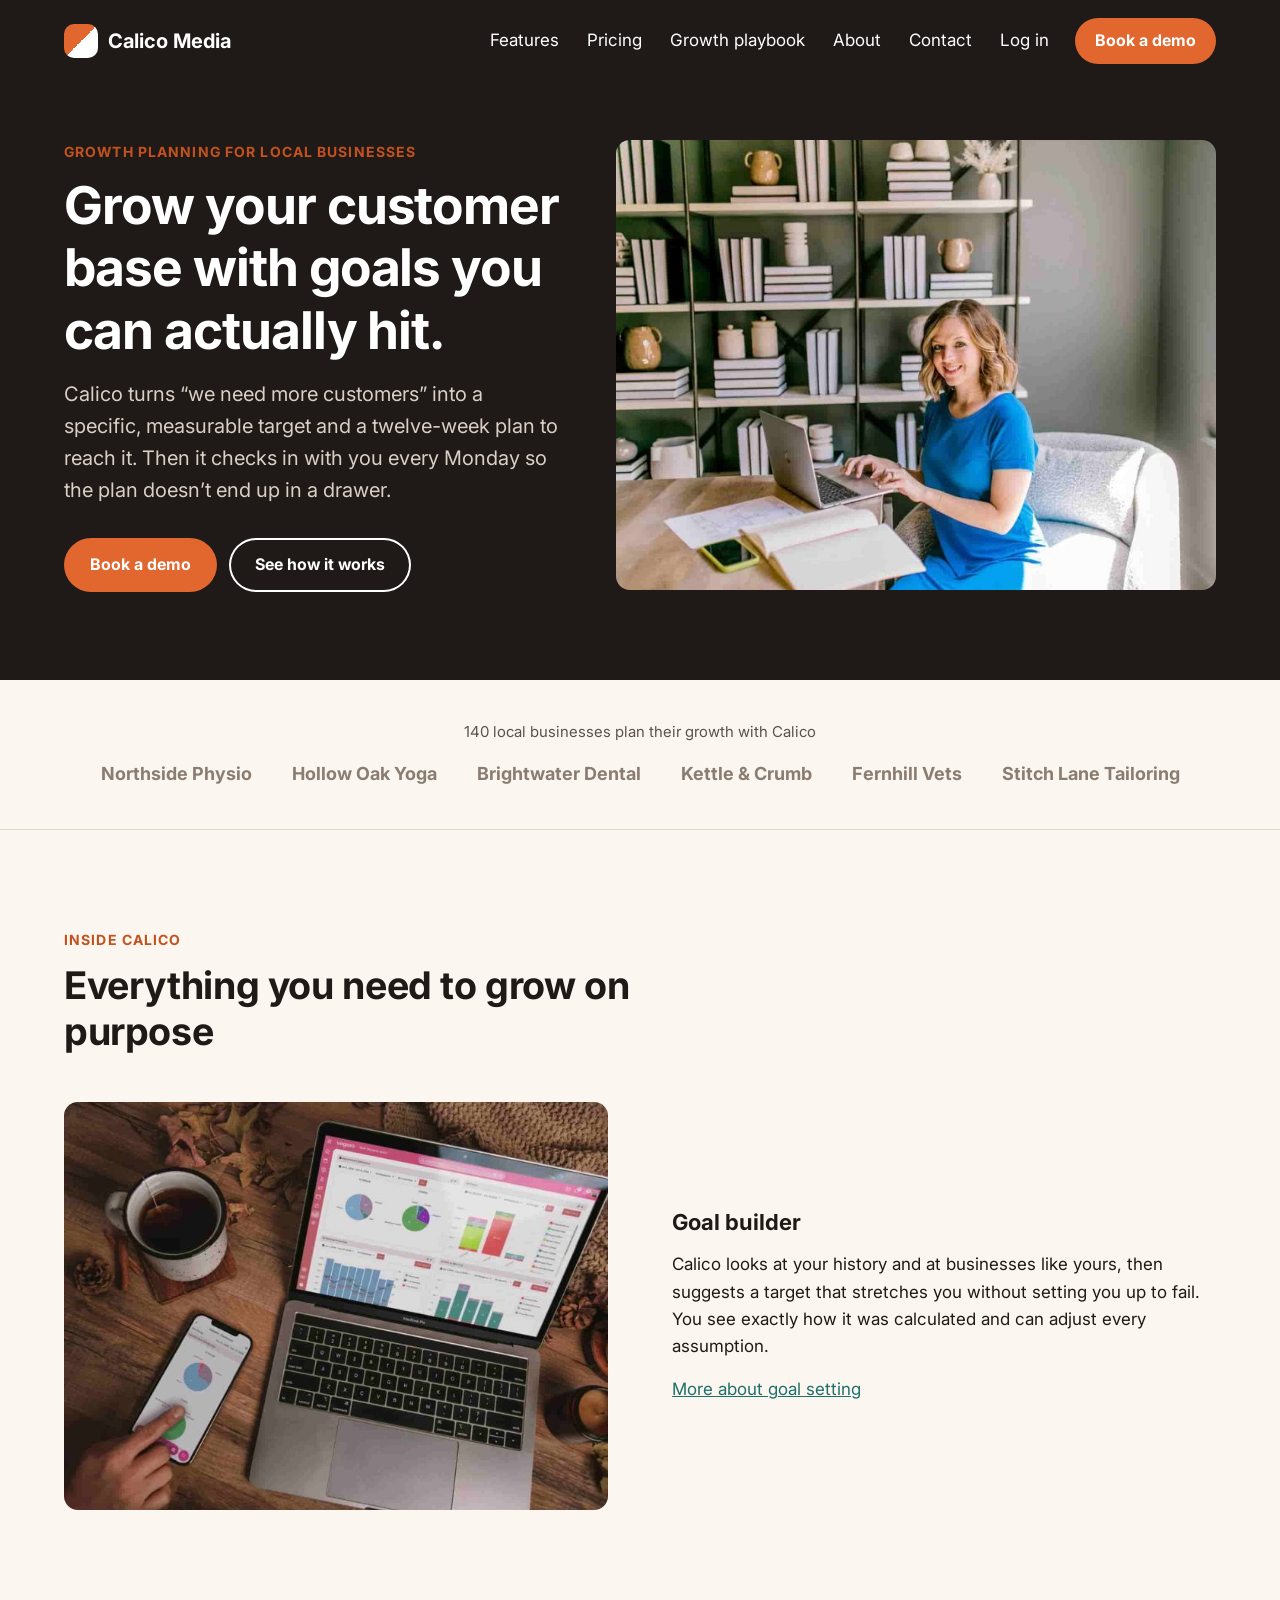
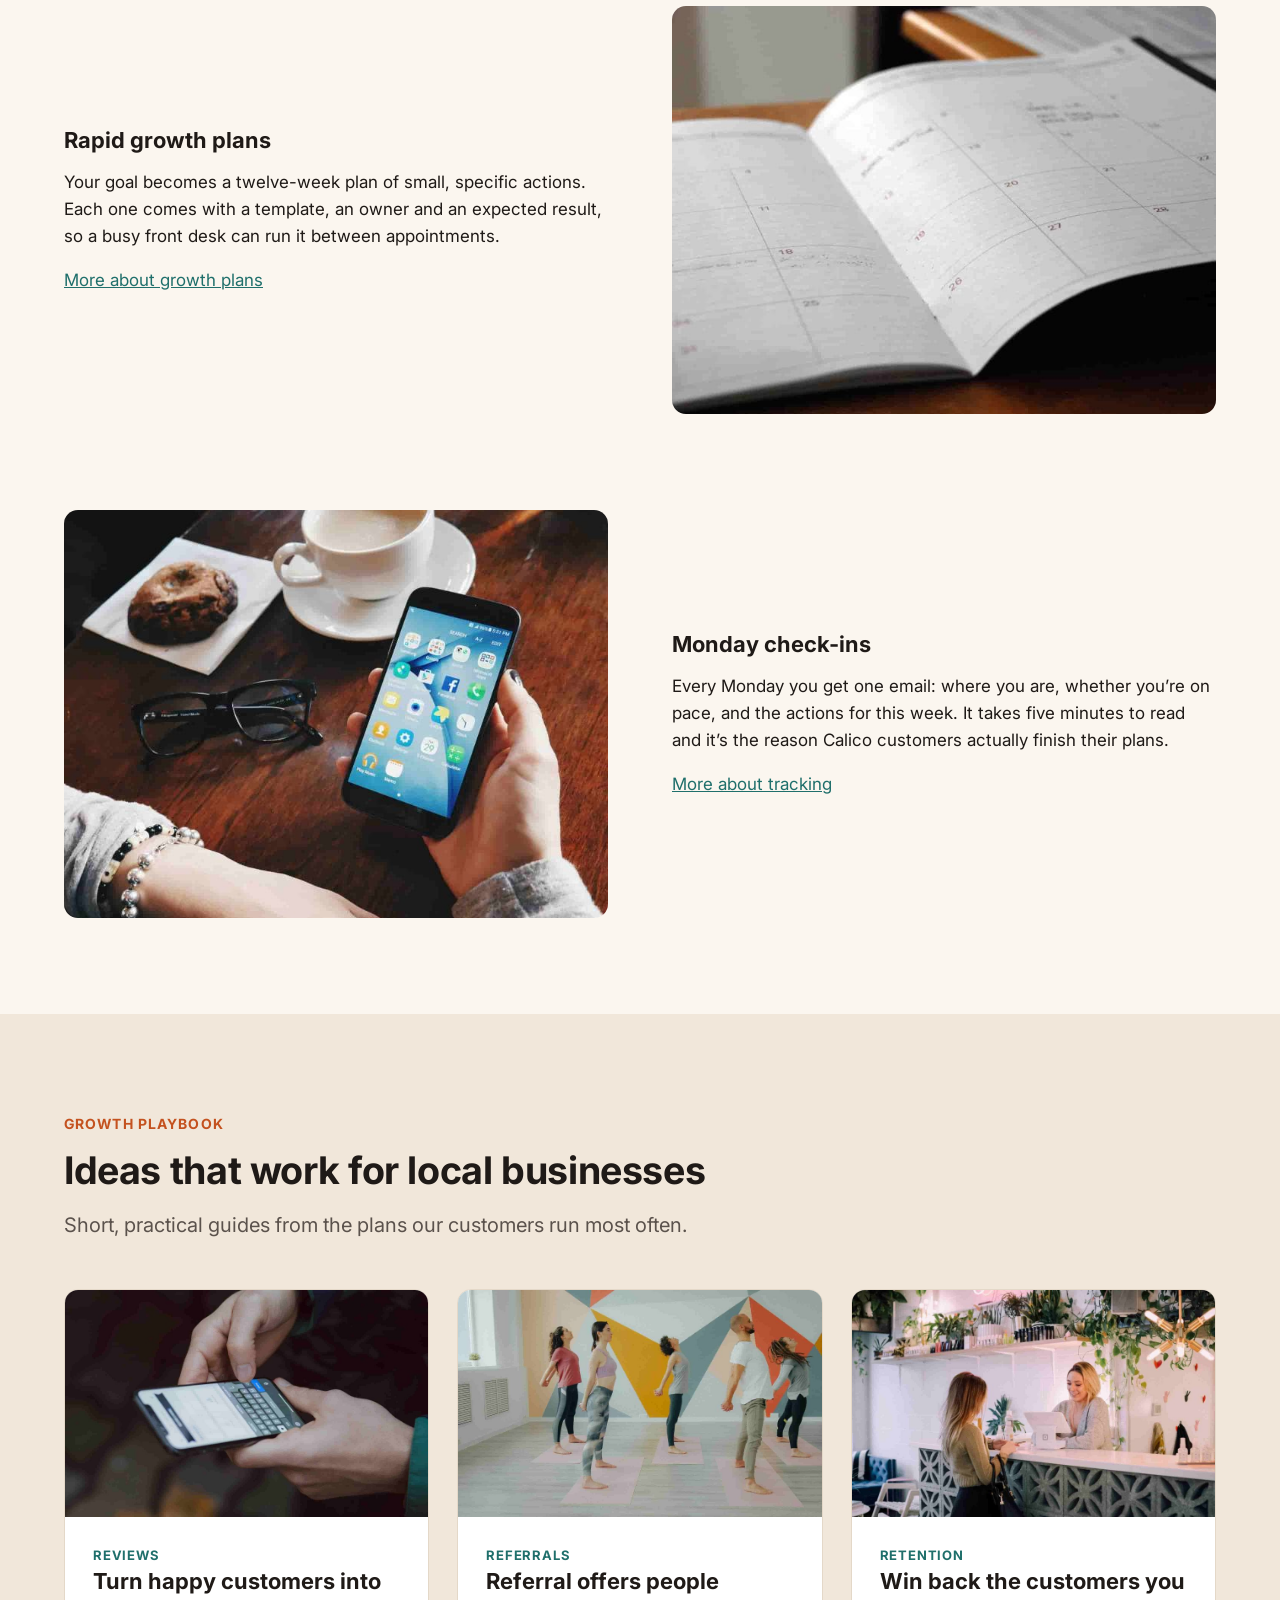
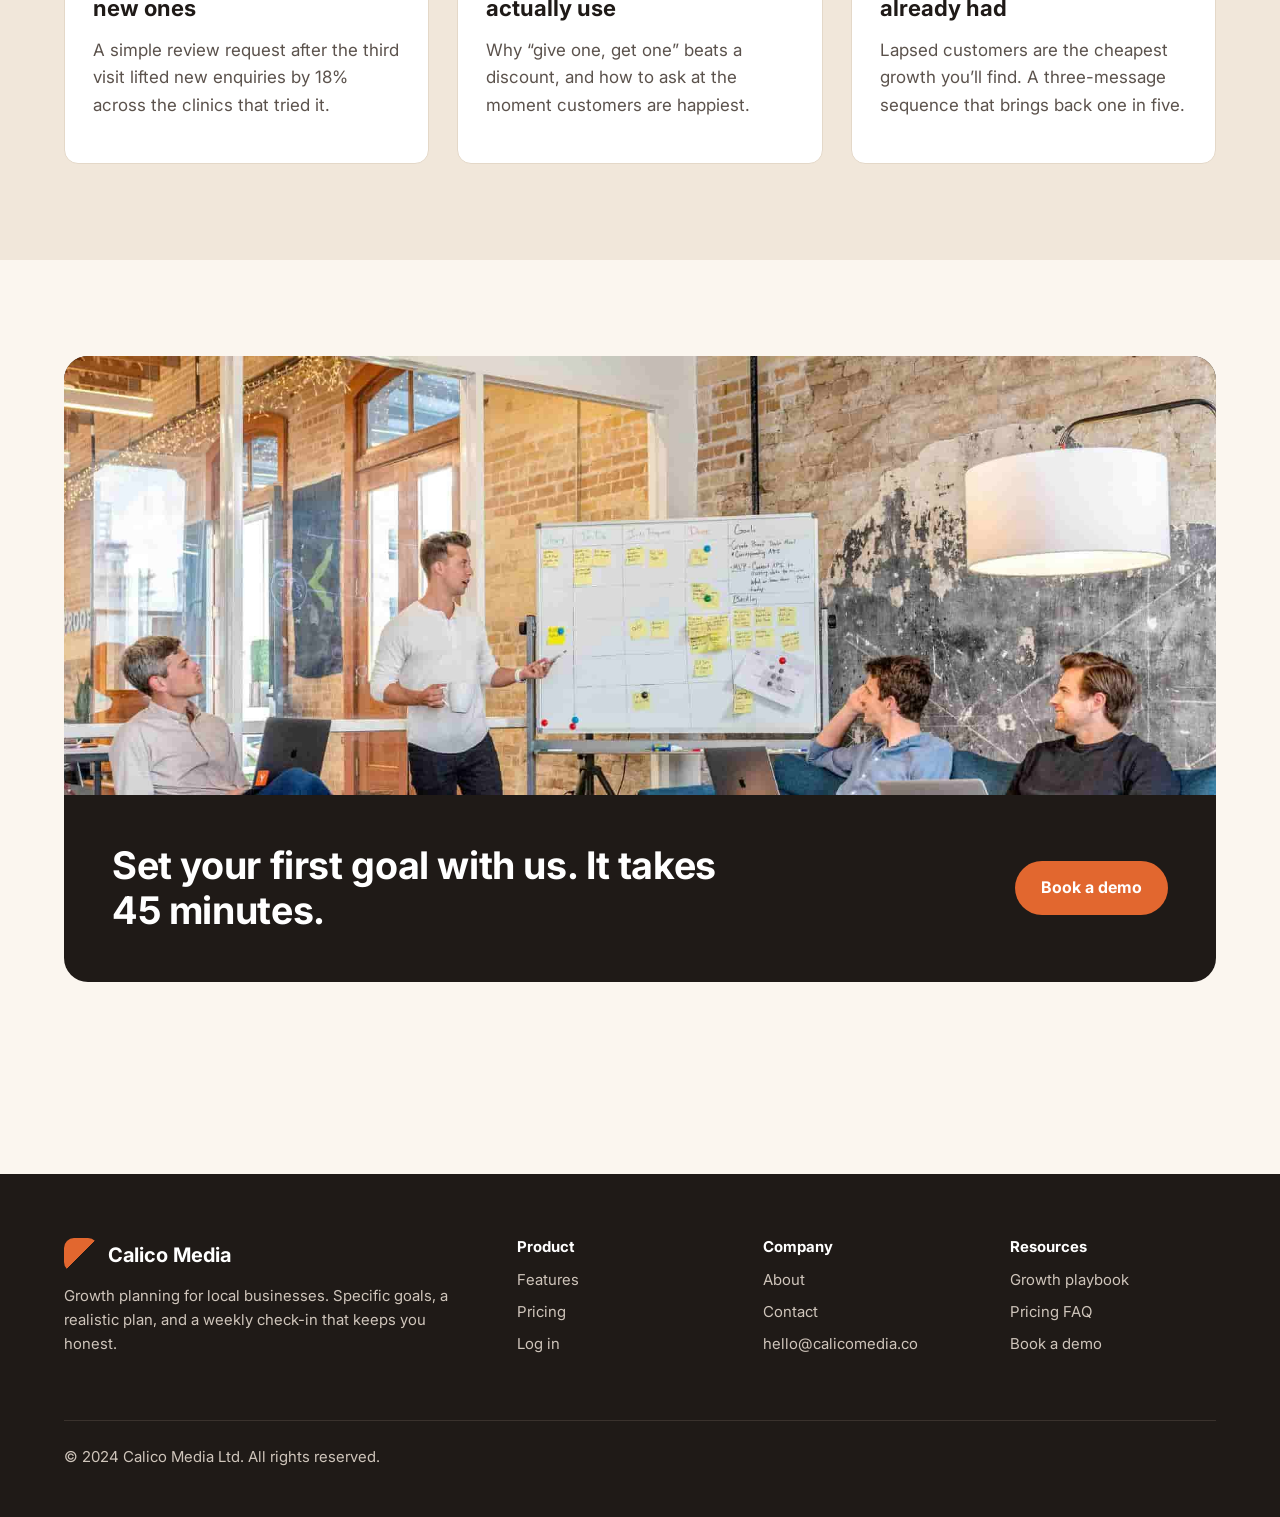
<file: public/index.html>
<!DOCTYPE html>
<html lang="en">
<head>
  <meta charset="utf-8">
  <meta name="viewport" content="width=device-width, initial-scale=1">
  <title>Calico Media | Growth planning for local businesses</title>
  <meta name="description" content="Calico helps local businesses grow their customer base with specific, measurable, realistic goals and a rapid growth plan you can run every week.">
  <link rel="stylesheet" href="css/styles.css">
</head>
<body>
  <header class="site-header site-header--home">
    <div class="container">
      <a class="logo" href="index.html"><span class="logo-mark"></span>Calico Media</a>
      <nav aria-label="Main">
        <ul class="nav-links">
          <li><a href="features.html">Features</a></li>
          <li><a href="pricing.html">Pricing</a></li>
          <li><a href="#playbook">Growth playbook</a></li>
          <li><a href="about.html">About</a></li>
          <li><a href="contact.html">Contact</a></li>
          <li><a href="https://app.calicomedia.co/login">Log in</a></li>
          <li><a class="btn" href="contact.html">Book a demo</a></li>
        </ul>
      </nav>
    </div>
  </header>

  <main>
    <section class="hero">
      <div class="container hero-inner">
        <div class="hero-text">
          <span class="eyebrow">Growth planning for local businesses</span>
          <h1>Grow your customer base with goals you can actually hit.</h1>
          <p class="lead">Calico turns &ldquo;we need more customers&rdquo; into a specific, measurable target and a twelve-week plan to reach it. Then it checks in with you every Monday so the plan doesn&rsquo;t end up in a drawer.</p>
          <div class="hero-actions">
            <a class="btn" href="contact.html">Book a demo</a>
            <a class="btn btn--ghost" href="features.html">See how it works</a>
          </div>
        </div>
        <div class="hero-media">
          <img class="hero-image" 
          src="images/hero-weekly-plan-1430.jpg"
          srcset="
          images/hero-weekly-plan-1430.jpg 1430w,
          images/hero-weekly-plan-715.jpg 715w
          " 
          sizes="(max-width: 768px) 100vw, 600px"
          alt="A business owner at her desk with a laptop and an open planner">
        </div>
      </div>
    </section>

    <section class="trust">
      <div class="container">
        <p>140 local businesses plan their growth with Calico</p>
        <ul class="trust-list">
          <li>Northside Physio</li>
          <li>Hollow Oak Yoga</li>
          <li>Brightwater Dental</li>
          <li>Kettle &amp; Crumb</li>
          <li>Fernhill Vets</li>
          <li>Stitch Lane Tailoring</li>
        </ul>
      </div>
    </section>

    <section class="section">
      <div class="container">
        <div class="section-intro">
          <span class="eyebrow">Inside Calico</span>
          <h2>Everything you need to grow on purpose</h2>
        </div>

        <div class="feature-row">
          <div class="feature-media">
            <img 
            src="images/feature-goal-builder-1720.jpg"
            srcset="
            images/feature-goal-builder-1430.jpg 1430w, 
            images/feature-goal-builder-715.jpg 715w
            " 
            sizes="(max-width: 768px) 100vw, 568px"
            alt="Growth charts on a laptop and phone beside a cup of tea" loading="lazy">
          </div>
          <div>
            <h3>Goal builder</h3>
            <p>Calico looks at your history and at businesses like yours, then suggests a target that stretches you without setting you up to fail. You see exactly how it was calculated and can adjust every assumption.</p>
            <a href="features.html">More about goal setting</a>
          </div>
        </div>

        <div class="feature-row feature-row--reverse">
          <div class="feature-media">
            <img 
            src="images/feature-growth-plan-1430.jpg"
            srcset="
            images/feature-growth-plan-1430.jpg 1430w, 
            images/feature-growth-plan-715.jpg 715w
            " 
            sizes="(max-width: 768px) 100vw, 568px"
            alt="An open planner showing the weeks ahead" loading="lazy">
          </div>
          <div>
            <h3>Rapid growth plans</h3>
            <p>Your goal becomes a twelve-week plan of small, specific actions. Each one comes with a template, an owner and an expected result, so a busy front desk can run it between appointments.</p>
            <a href="features.html">More about growth plans</a>
          </div>
        </div>

        <div class="feature-row">
          <div class="feature-media">
            <img 
            src="images/feature-monday-checkin-1430.jpg"
            srcset="
            images/feature-monday-checkin-1430.jpg 1430w, 
            images/feature-monday-checkin-715.jpg 715w
            " 
            sizes="(max-width: 768px) 100vw, 568px"
            alt="Checking a phone over coffee on a Monday morning" loading="lazy">
          </div>
          <div>
            <h3>Monday check-ins</h3>
            <p>Every Monday you get one email: where you are, whether you&rsquo;re on pace, and the actions for this week. It takes five minutes to read and it&rsquo;s the reason Calico customers actually finish their plans.</p>
            <a href="features.html">More about tracking</a>
          </div>
        </div>
      </div>
    </section>

    <section class="section section--sand" id="playbook">
      <div class="container">
        <div class="section-intro">
          <span class="eyebrow">Growth playbook</span>
          <h2>Ideas that work for local businesses</h2>
          <p class="lead">Short, practical guides from the plans our customers run most often.</p>
        </div>
        <div class="playbook-grid">
          <article class="card">
            <img 
            src="images/playbook-reviews-1728.jpg"
            srcset="
            images/playbook-reviews-1728.jpg 1728w,
            images/playbook-reviews-864.jpg 864w
            " 
            sizes="
              (max-width: 690px) 100vw,
              (max-width: 768px) 568px, 381.3px
              "
            alt="A customer typing a review on their phone" loading="lazy">
            <div class="card-body">
              <span class="card-tag">Reviews</span>
              <h3>Turn happy customers into new ones</h3>
              <p>A simple review request after the third visit lifted new enquiries by 18% across the clinics that tried it.</p>
            </div>
          </article>
          <article class="card">
            <img 
            src="images/playbook-referrals-1720.jpg"
            srcset="
            images/playbook-referrals-1720.jpg 1720w,
            images/playbook-referrals-860.jpg 860w
            " 
            sizes="
            (max-width: 690px) 100vw,
            (max-width: 768px) 568px, 381.3px
            "
            alt="A group class stretching together in a yoga studio" loading="lazy">
            <div class="card-body">
              <span class="card-tag">Referrals</span>
              <h3>Referral offers people actually use</h3>
              <p>Why &ldquo;give one, get one&rdquo; beats a discount, and how to ask at the moment customers are happiest.</p>
            </div>
          </article>
          <article class="card">
            <img 
            src="images/playbook-rebooking-1728.jpg"
            srcset="
            images/playbook-rebooking-1728.jpg 1728w,
            images/playbook-rebooking-864.jpg 864w
            " 
            sizes="
            (max-width: 690px) 100vw,
            (max-width 768px) 568px, 381.3px
            "
            alt="A customer at the front desk booking her next visit" loading="lazy">
            <div class="card-body">
              <span class="card-tag">Retention</span>
              <h3>Win back the customers you already had</h3>
              <p>Lapsed customers are the cheapest growth you&rsquo;ll find. A three-message sequence that brings back one in five.</p>
            </div>
          </article>
        </div>
      </div>
    </section>

    <section class="section">
      <div class="container">
        <div class="cta-band">
          <img 
          src="images/team-workshop-1920.jpg"
          srcset="
          images/team-workshop-1920.jpg 1920w, 
          images/team-workshop-960.jpg 960w
          " 
          sizes="100vw"
          alt="The Calico Media team planning around a whiteboard" loading="lazy">
          <div class="cta-body">
            <h2>Set your first goal with us. It takes 45 minutes.</h2>
            <a class="btn" href="contact.html">Book a demo</a>
          </div>
        </div>
      </div>
    </section>
  </main>

  <footer class="site-footer">
    <div class="container">
      <div class="footer-grid">
        <div>
          <a class="logo" href="index.html"><span class="logo-mark"></span>Calico Media</a>
          <p>Growth planning for local businesses. Specific goals, a realistic plan, and a weekly check-in that keeps you honest.</p>
        </div>
        <div>
          <h4>Product</h4>
          <ul>
            <li><a href="features.html">Features</a></li>
            <li><a href="pricing.html">Pricing</a></li>
            <li><a href="https://app.calicomedia.co/login">Log in</a></li>
          </ul>
        </div>
        <div>
          <h4>Company</h4>
          <ul>
            <li><a href="about.html">About</a></li>
            <li><a href="contact.html">Contact</a></li>
            <li><a href="mailto:hello@calicomedia.co">hello@calicomedia.co</a></li>
          </ul>
        </div>
        <div>
          <h4>Resources</h4>
          <ul>
            <li><a href="index.html#playbook">Growth playbook</a></li>
            <li><a href="pricing.html#faq">Pricing FAQ</a></li>
            <li><a href="contact.html">Book a demo</a></li>
          </ul>
        </div>
      </div>
      <div class="footer-bottom">
        <p>&copy; 2024 Calico Media Ltd. All rights reserved.</p>
      </div>
    </div>
  </footer>
</body>
</html>
</file>
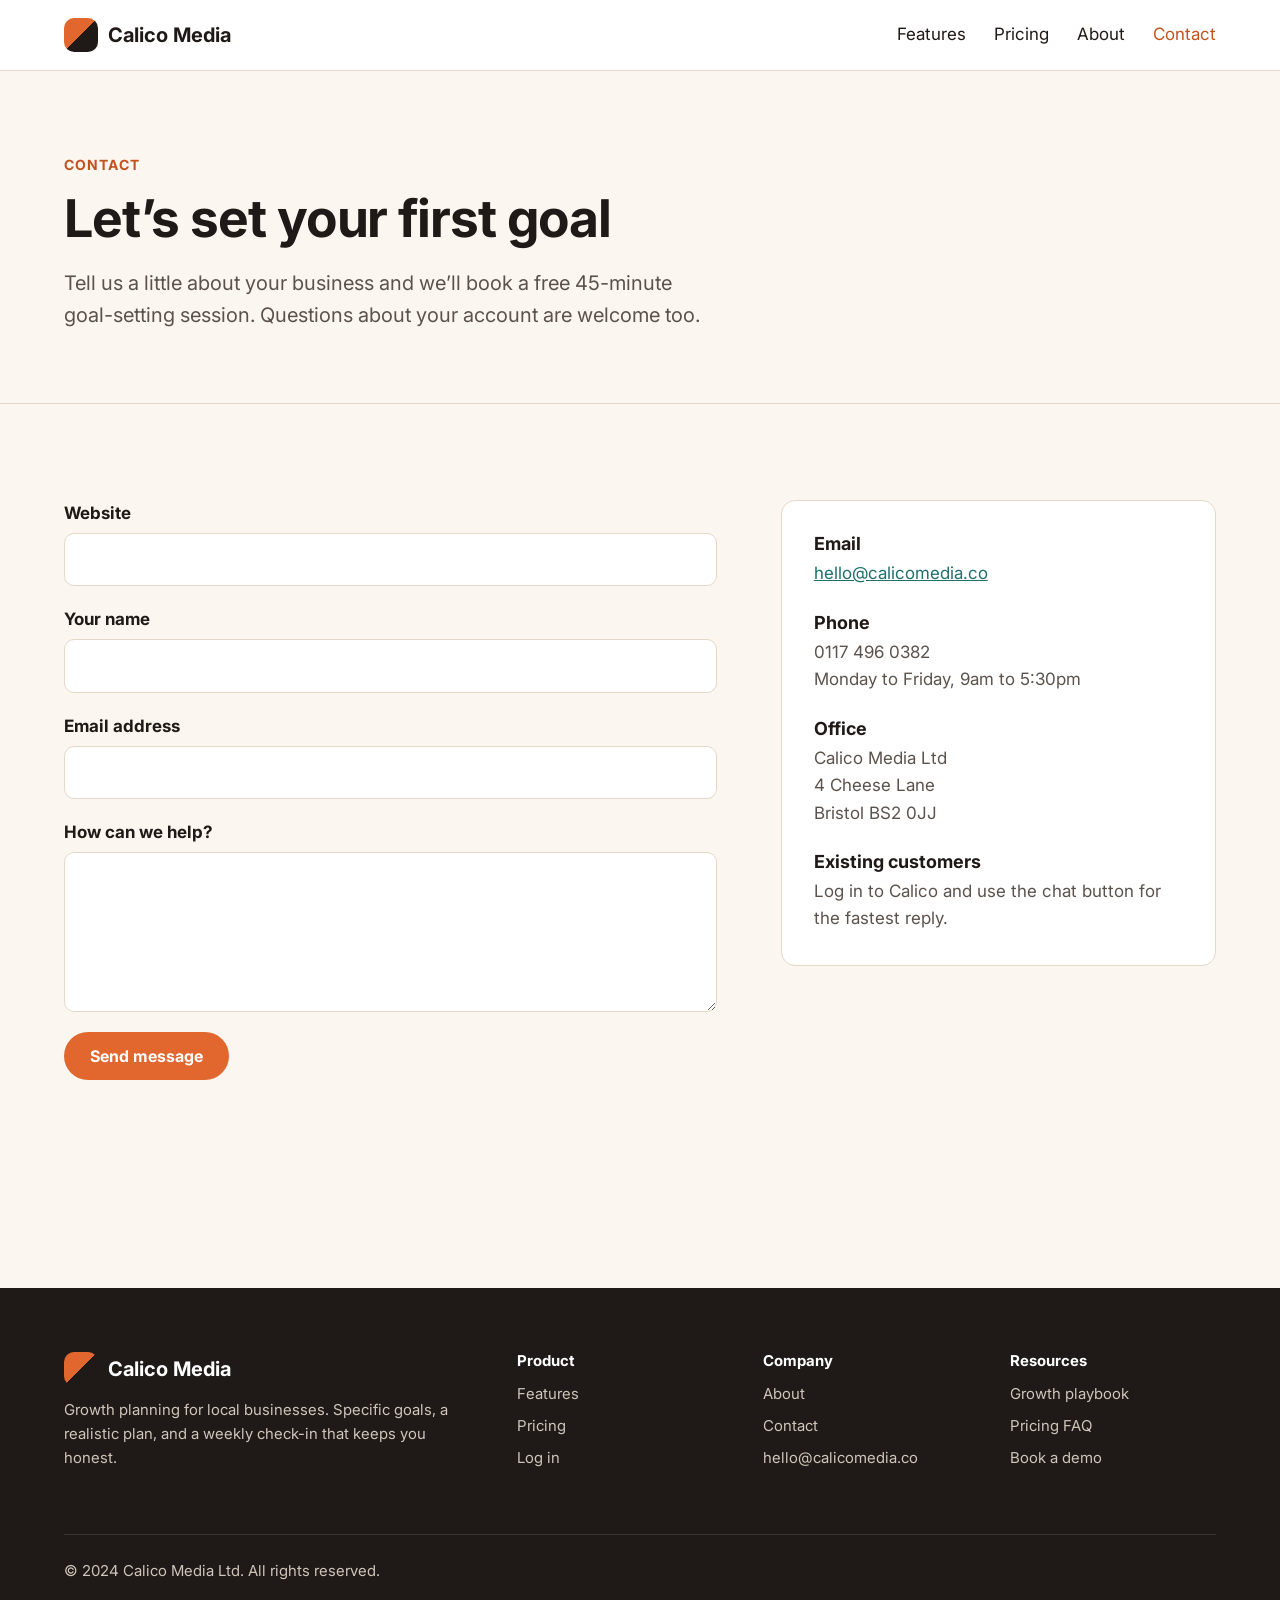
<file: public/contact.html>
<!doctype html>
<html lang="en">
  <head>
    <meta charset="utf-8" />
    <meta name="viewport" content="width=device-width, initial-scale=1" />
    <title>Contact | Calico Media</title>
    <meta
      name="description"
      content="Book a demo or ask us a question. We reply within one business day."
    />
    <link rel="preconnect" href="https://fonts.googleapis.com" />
    <link rel="preconnect" href="https://fonts.gstatic.com" crossorigin />
    <link
      href="https://fonts.googleapis.com/css2?family=Inter:wght@100;200;300;400;500;600;700;800;900&display=swap"
      rel="stylesheet"
    />
    <link rel="stylesheet" href="css/styles.css" />
  </head>
  <body>
    <header class="site-header">
      <div class="container">
        <a class="logo" href="index.html"
          ><span class="logo-mark"></span>Calico Media</a
        >
        <nav aria-label="Main">
          <ul class="nav-links">
            <li><a href="features.html">Features</a></li>
            <li><a href="pricing.html">Pricing</a></li>
            <li><a href="about.html">About</a></li>
            <li><a href="contact.html" aria-current="page">Contact</a></li>
          </ul>
        </nav>
      </div>
    </header>

    <main>
      <section class="page-header">
        <div class="container">
          <span class="eyebrow">Contact</span>
          <h1>Let&rsquo;s set your first goal</h1>
          <p class="lead">
            Tell us a little about your business and we&rsquo;ll book a free
            45-minute goal-setting session. Questions about your account are
            welcome too.
          </p>
        </div>
      </section>

      <section class="section">
        <div class="container contact-layout">
          <form
            class="contact-form"
            id="contact-form"
            action="/contact"
            method="post"
          >
            <div class="honeypot">
              <label for="website">Website</label>
              <input
                type="text"
                id="website"
                name="website"
                tabindex="-1"
                autocomplete="off"
              />
            </div>

            <label for="name">Your name</label>
            <input type="text" id="name" name="name" required />

            <label for="email">Email address</label>
            <input type="email" id="email" name="email" required />

            <label for="message">How can we help?</label>
            <textarea id="message" name="message" required></textarea>

            <button class="btn" type="submit">Send message</button>
            <p class="form-status" id="form-status" role="status"></p>
          </form>

          <aside class="contact-aside">
            <h3>Email</h3>
            <p>
              <a href="mailto:hello@calicomedia.co">hello@calicomedia.co</a>
            </p>
            <h3>Phone</h3>
            <p>0117 496 0382<br />Monday to Friday, 9am to 5:30pm</p>
            <h3>Office</h3>
            <p>Calico Media Ltd<br />4 Cheese Lane<br />Bristol BS2 0JJ</p>
            <h3>Existing customers</h3>
            <p>
              Log in to Calico and use the chat button for the fastest reply.
            </p>
          </aside>
        </div>
      </section>
    </main>

    <footer class="site-footer">
      <div class="container">
        <div class="footer-grid">
          <div>
            <a class="logo" href="index.html"
              ><span class="logo-mark"></span>Calico Media</a
            >
            <p>
              Growth planning for local businesses. Specific goals, a realistic
              plan, and a weekly check-in that keeps you honest.
            </p>
          </div>
          <div>
            <h4>Product</h4>
            <ul>
              <li><a href="features.html">Features</a></li>
              <li><a href="pricing.html">Pricing</a></li>
              <li><a href="https://app.calicomedia.co/login">Log in</a></li>
            </ul>
          </div>
          <div>
            <h4>Company</h4>
            <ul>
              <li><a href="about.html">About</a></li>
              <li><a href="contact.html">Contact</a></li>
              <li>
                <a href="mailto:hello@calicomedia.co">hello@calicomedia.co</a>
              </li>
            </ul>
          </div>
          <div>
            <h4>Resources</h4>
            <ul>
              <li><a href="index.html#playbook">Growth playbook</a></li>
              <li><a href="pricing.html#faq">Pricing FAQ</a></li>
              <li><a href="contact.html">Book a demo</a></li>
            </ul>
          </div>
        </div>
        <div class="footer-bottom">
          <p>&copy; 2024 Calico Media Ltd. All rights reserved.</p>
        </div>
      </div>
    </footer>
    <script src="js/contact.js"></script>
  </body>
</html>
</file>
<file: public/css/styles.css>
/* Calico Media marketing site */
@font-face {
  font-family: 'inter';
  src: url(../fonts/Inter_18pt-Regular-Latin.woff2);
  font-weight: 400;
  font-style: normal;
}

@font-face {
  font-family: 'inter';
  src: url(../fonts/Inter_18pt-Bold-Latin.woff2);
  font-weight: 700;
  font-style: normal;
}


:root {
  --ink: #1f1a17;
  --ink-soft: #5b524c;
  --cream: #fbf6ef;
  --sand: #f1e7da;
  --white: #ffffff;
  --orange: #e2672f;
  --orange-dark: #c4521f;
  --teal: #1f6f6b;
  --line: #e4d8c8;
  --radius: 14px;
}

*,
*::before,
*::after {
  box-sizing: border-box;
}

body {
  margin: 0;
  font-family: 'Inter', -apple-system, BlinkMacSystemFont, 'Segoe UI', sans-serif;
  font-weight: 400;
  font-size: 17px;
  line-height: 1.6;
  color: var(--ink);
  background: var(--cream);
}

h1,
h2,
h3,
h4 {
  font-weight: 700;
  line-height: 1.2;
  margin: 0 0 16px;
}

h1 {
  font-size: 52px;
  letter-spacing: -0.02em;
}

h2 {
  font-size: 38px;
  letter-spacing: -0.01em;
}

h3 {
  font-size: 22px;
}

p {
  margin: 0 0 16px;
}

a {
  color: var(--teal);
}

img {
  max-width: 100%;
}

.container {
  max-width: 1200px;
  margin: 0 auto;
  padding: 0 24px;
}

.section {
  padding: 96px 0;
}

.section--sand {
  background: var(--sand);
}

.eyebrow {
  display: inline-block;
  font-size: 14px;
  font-weight: 700;
  letter-spacing: 0.08em;
  text-transform: uppercase;
  color: var(--orange-dark);
  margin-bottom: 12px;
}

.lead {
  font-size: 20px;
  color: var(--ink-soft);
  max-width: 640px;
}

.section-intro {
  max-width: 680px;
  margin-bottom: 48px;
}

.btn {
  display: inline-block;
  padding: 14px 26px;
  border-radius: 999px;
  background: var(--orange);
  color: var(--white);
  font-weight: 700;
  text-decoration: none;
  border: 0;
  font-size: 16px;
  font-family: inherit;
  cursor: pointer;
}

.btn:hover {
  background: var(--orange-dark);
}

.btn--ghost {
  background: transparent;
  color: inherit;
  box-shadow: inset 0 0 0 2px currentColor;
}

.btn--ghost:hover {
  background: rgba(255, 255, 255, 0.1);
}

/* Header */

.site-header {
  background: var(--white);
  border-bottom: 1px solid var(--line);
}

.site-header .container {
  display: flex;
  flex-wrap: wrap;
  align-items: center;
  justify-content: space-between;
  gap: 12px 32px;
  padding-top: 18px;
  padding-bottom: 18px;
}

.logo {
  display: flex;
  align-items: center;
  gap: 10px;
  flex-shrink: 0;
  font-size: 20px;
  font-weight: 700;
  color: var(--ink);
  text-decoration: none;
}

.logo-mark {
  width: 34px;
  height: 34px;
  border-radius: 10px;
  background: linear-gradient(135deg, var(--orange) 0%, var(--orange) 50%, var(--ink) 50%, var(--ink) 100%);
}

.nav-links {
  display: flex;
  flex-wrap: wrap;
  align-items: center;
  gap: 8px 28px;
  list-style: none;
  margin: 0;
  padding: 0;
}

.nav-links a {
  color: var(--ink);
  text-decoration: none;
}

.nav-links a:hover,
.nav-links a[aria-current='page'] {
  color: var(--orange-dark);
}

.site-header--home {
  background: var(--ink);
  border-bottom: 0;
}

.site-header--home .logo,
.site-header--home .nav-links a {
  color: var(--white);
}

.site-header--home .logo-mark {
  background: linear-gradient(135deg, var(--orange) 0%, var(--orange) 50%, var(--white) 50%, var(--white) 100%);
}

.site-header--home .container {
  flex-wrap: nowrap;
}

.site-header--home nav {
  min-width: 0;
}

.site-header--home .nav-links {
  flex-wrap: nowrap;
  gap: 0;
}

.site-header--home .nav-links li {
  min-width: 0;
}

.site-header--home .nav-links a {
  display: block;
  padding: 0 14px;
  white-space: nowrap;
}

.site-header--home .nav-links li:last-child {
  flex-shrink: 0;
}

.site-header--home .nav-links .btn {
  margin-left: 12px;
  padding: 10px 20px;
}

/* Home hero */

.hero {
  background: var(--ink);
  color: var(--white);
  padding: 56px 0 88px;
}

.hero-inner {
  display: flex;
  align-items: center;
  gap: 56px;
}

.hero-text {
  flex: 1;
}

.hero-text .lead {
  color: #d9cfc5;
}

.hero-actions {
  display: flex;
  flex-wrap: wrap;
  gap: 12px;
  margin-top: 32px;
}

.hero-media {
  width: 600px;
  flex-shrink: 0;
}

.hero-image {
  width: 100%;
  aspect-ratio: 4 / 3;
  object-fit: cover;
  border-radius: var(--radius);
  display: block;
}

/* Trust strip */

.trust {
  padding: 40px 0;
  border-bottom: 1px solid var(--line);
  text-align: center;
}

.trust p {
  color: var(--ink-soft);
  font-size: 15px;
}

.trust-list {
  display: flex;
  flex-wrap: wrap;
  justify-content: center;
  gap: 12px 40px;
  list-style: none;
  margin: 0;
  padding: 0;
  font-weight: 700;
  font-size: 18px;
  color: #8a7d72;
}

/* Steps */

.steps {
  display: grid;
  grid-template-columns: repeat(auto-fit, minmax(240px, 1fr));
  gap: 24px;
}

.step {
  background: var(--white);
  border: 1px solid var(--line);
  border-radius: var(--radius);
  padding: 32px;
}

.step-number {
  display: inline-flex;
  align-items: center;
  justify-content: center;
  width: 40px;
  height: 40px;
  border-radius: 50%;
  background: var(--sand);
  color: var(--orange-dark);
  font-weight: 700;
  margin-bottom: 16px;
}

/* Check list */

.check-list {
  list-style: none;
  margin: 24px 0 0;
  padding: 0;
}

.check-list li {
  position: relative;
  padding-left: 32px;
  margin-bottom: 14px;
}

.check-list li::before {
  content: '';
  position: absolute;
  left: 0;
  top: 6px;
  width: 16px;
  height: 16px;
  border-radius: 50%;
  background: var(--teal);
  box-shadow: inset 0 0 0 4px #cfe6e4;
}

/* FAQ */

.faq {
  max-width: 820px;
}

.faq details {
  border-top: 1px solid var(--line);
  padding: 20px 0;
}

.faq details:last-child {
  border-bottom: 1px solid var(--line);
}

.faq summary {
  font-weight: 700;
  font-size: 19px;
  cursor: pointer;
}

.faq details p {
  margin-top: 12px;
  color: var(--ink-soft);
}

/* Feature rows */

.feature-row {
  display: grid;
  grid-template-columns: 1fr 1fr;
  gap: 64px;
  align-items: center;
  margin-bottom: 96px;
}

.feature-row:last-child {
  margin-bottom: 0;
}

.feature-row--reverse .feature-media {
  order: 2;
}

.feature-media img {
  display: block;
  width: 100%;
  aspect-ratio: 4 / 3;
  object-fit: cover;
  border-radius: var(--radius);
}

/* Playbook */

.playbook-grid {
  display: grid;
  grid-template-columns: repeat(auto-fit, minmax(300px, 1fr));
  gap: 28px;
}

/* Card grid */

.card-grid {
  display: grid;
  grid-template-columns: repeat(3, 1fr);
  gap: 28px;
}

.card {
  background: var(--white);
  border: 1px solid var(--line);
  border-radius: var(--radius);
  overflow: hidden;
}

.card img {
  display: block;
  width: 100%;
  aspect-ratio: 16 / 10;
  object-fit: cover;
}

.card-body {
  padding: 24px 28px 28px;
}

.card-body p {
  color: var(--ink-soft);
}

.card-tag {
  font-size: 13px;
  font-weight: 700;
  text-transform: uppercase;
  letter-spacing: 0.06em;
  color: var(--teal);
}

.icon-dot {
  width: 44px;
  height: 44px;
  border-radius: 12px;
  background: var(--sand);
  margin-bottom: 18px;
  position: relative;
}

.icon-dot::after {
  content: '';
  position: absolute;
  inset: 13px;
  border-radius: 50%;
  background: var(--orange);
}

/* CTA band */

.cta-band {
  background: var(--ink);
  color: var(--white);
  border-radius: 24px;
  overflow: hidden;
}

.cta-band img {
  display: block;
  width: 100%;
  aspect-ratio: 21 / 8;
  object-fit: cover;
}

.cta-body {
  padding: 48px;
  display: flex;
  flex-wrap: wrap;
  align-items: center;
  justify-content: space-between;
  gap: 24px;
}

.cta-body h2 {
  margin: 0;
  max-width: 620px;
}

/* Page header (inner pages) */

.page-header {
  padding: 80px 0 56px;
  border-bottom: 1px solid var(--line);
}

/* Pricing */

.pricing-grid {
  display: grid;
  grid-template-columns: repeat(auto-fit, minmax(260px, 1fr));
  gap: 24px;
  align-items: stretch;
}

.pricing-card {
  background: var(--white);
  border: 1px solid var(--line);
  border-radius: var(--radius);
  padding: 36px 32px;
  display: flex;
  flex-direction: column;
}

.pricing-card--featured {
  border: 2px solid var(--orange);
  box-shadow: 0 24px 48px rgba(226, 103, 47, 0.14);
}

.plan-badge {
  align-self: flex-start;
  font-size: 13px;
  font-weight: 700;
  background: var(--orange);
  color: var(--white);
  border-radius: 999px;
  padding: 4px 12px;
  margin-bottom: 16px;
}

.price {
  font-size: 48px;
  font-weight: 700;
  margin: 8px 0 4px;
}

.price small {
  font-size: 17px;
  font-weight: 400;
  color: var(--ink-soft);
}

.pricing-card .check-list {
  flex: 1;
  margin-bottom: 28px;
}

.pricing-card .btn {
  text-align: center;
}

.pricing-note {
  margin-top: 32px;
  color: var(--ink-soft);
  font-size: 15px;
}

/* About */

.stats {
  display: grid;
  grid-template-columns: repeat(auto-fit, minmax(160px, 1fr));
  gap: 16px;
}

.stat {
  background: var(--white);
  border: 1px solid var(--line);
  border-radius: var(--radius);
  padding: 28px 20px;
}

.stat-number {
  display: block;
  font-size: 48px;
  font-weight: 700;
  color: var(--orange-dark);
}

.stat-label {
  display: block;
  font-size: 15px;
  color: var(--ink-soft);
}

.prose {
  max-width: 720px;
}

.team-grid {
  display: grid;
  grid-template-columns: repeat(auto-fit, minmax(220px, 1fr));
  gap: 24px;
}

.person {
  background: var(--white);
  border: 1px solid var(--line);
  border-radius: var(--radius);
  padding: 28px;
}

.avatar {
  width: 56px;
  height: 56px;
  border-radius: 50%;
  background: var(--sand);
  color: var(--orange-dark);
  display: flex;
  align-items: center;
  justify-content: center;
  font-weight: 700;
  margin-bottom: 16px;
}

.person p {
  color: var(--ink-soft);
  font-size: 15px;
  margin: 0;
}

/* Contact */

.contact-layout {
  display: grid;
  grid-template-columns: 3fr 2fr;
  gap: 64px;
}

.contact-form label {
  display: block;
  font-weight: 700;
  margin-bottom: 6px;
}

.contact-form input,
.contact-form textarea {
  display: block;
  width: 100%;
  font: inherit;
  padding: 12px 14px;
  border: 1px solid var(--line);
  border-radius: 10px;
  background: var(--white);
  margin-bottom: 20px;
}

.contact-form textarea {
  min-height: 160px;
  resize: vertical;
}

.form-status {
  margin-top: 16px;
  font-weight: 700;
}

.form-status--success {
  color: var(--teal);
}

.form-status--error {
  color: #b3261e;
}

.contact-aside {
  background: var(--white);
  border: 1px solid var(--line);
  border-radius: var(--radius);
  padding: 32px;
  align-self: start;
}

.contact-aside h3 {
  font-size: 18px;
  margin-top: 24px;
  margin-bottom: 6px;
}

.contact-aside h3:first-child {
  margin-top: 0;
}

.contact-aside p {
  color: var(--ink-soft);
  margin: 0;
}

/* Footer */

.site-footer {
  background: var(--ink);
  color: #cfc5bb;
  padding: 64px 0 32px;
  margin-top: 96px;
  font-size: 15px;
}

.footer-grid {
  display: grid;
  grid-template-columns: 2fr 1fr 1fr 1fr;
  gap: 40px;
}

.site-footer h4 {
  color: var(--white);
  font-size: 15px;
  margin-bottom: 12px;
}

.site-footer ul {
  list-style: none;
  margin: 0;
  padding: 0;
}

.site-footer li {
  margin-bottom: 8px;
}

.site-footer a {
  color: #cfc5bb;
  text-decoration: none;
}

.site-footer a:hover {
  color: var(--white);
}

.site-footer .logo {
  color: var(--white);
  margin-bottom: 12px;
}

.footer-bottom {
  border-top: 1px solid #3a322d;
  margin-top: 48px;
  padding-top: 24px;
}

@media (max-width: 768px) {
  h1 {
    font-size: 40px;
  }

  h2 {
    font-size: 30px;
  }

  .section {
    padding: 64px 0;
  }

  .feature-row {
    grid-template-columns: 1fr;
    gap: 32px;
    margin-bottom: 64px;
  }

  .feature-row--reverse .feature-media {
    order: 0;
  }

  .card-grid {
    grid-template-columns: repeat(2, 1fr);
  }

  .contact-layout {
    grid-template-columns: 1fr;
    gap: 40px;
  }

  .footer-grid {
    grid-template-columns: 1fr 1fr;
  }
}

@media (max-width: 480px) {
  h1 {
    font-size: 34px;
  }

  .card-grid {
    grid-template-columns: 1fr;
  }

  .cta-body {
    padding: 32px 24px;
  }

  .footer-grid {
    grid-template-columns: 1fr;
  }
}
</file>
